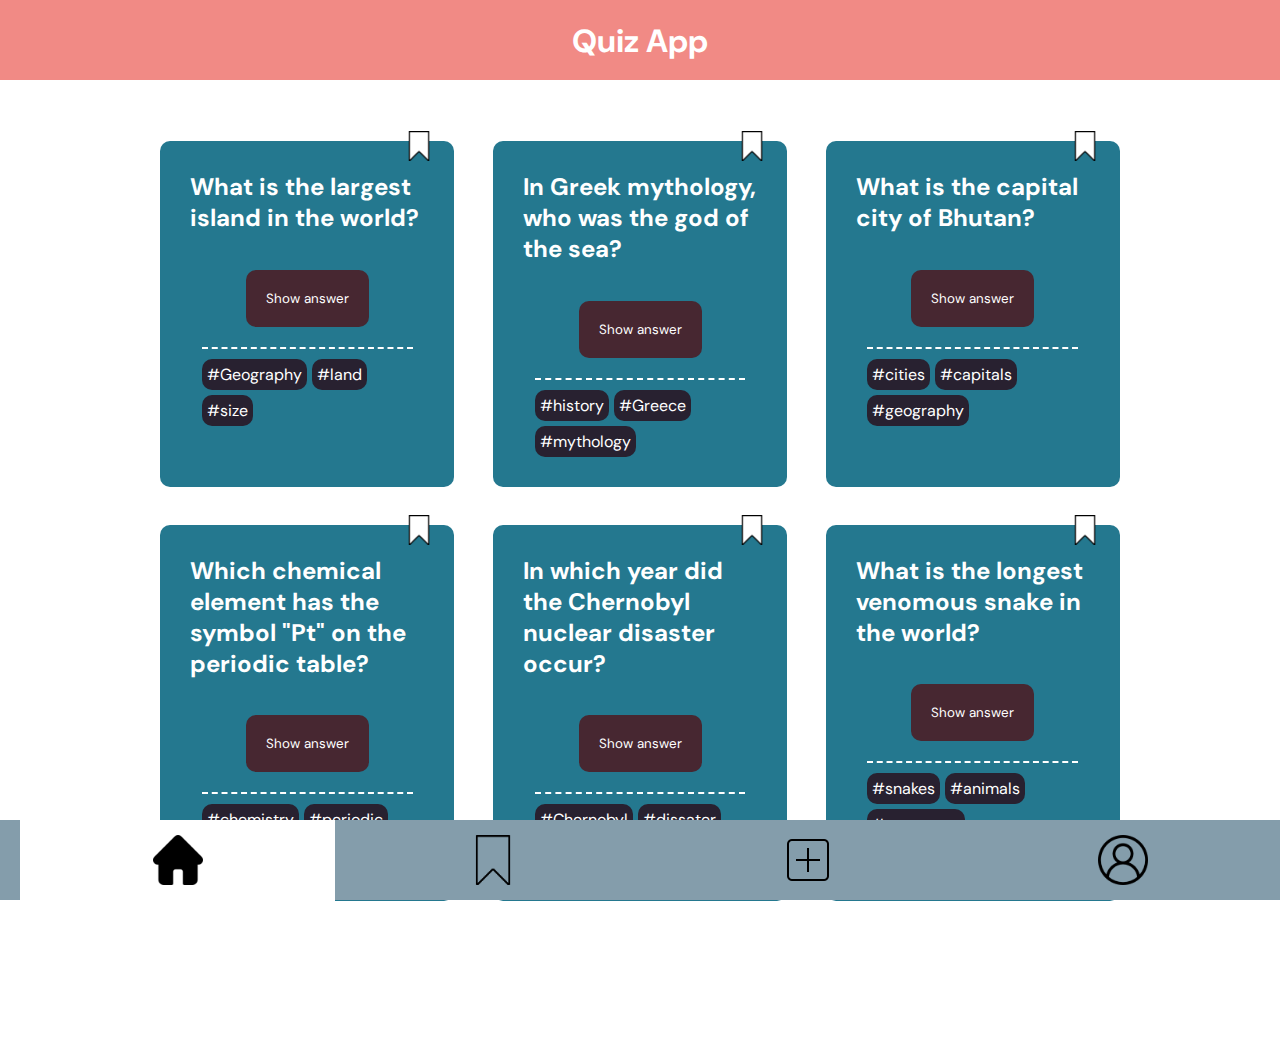
<file: index.html>
<!DOCTYPE html>
<html lang="en">
<head>
	<meta charset="UTF-8">
	<meta name="viewport" content="width=device-width, initial-scale=1.0">
	<title>Home page</title>
	<link rel="preconnect" href="https://fonts.googleapis.com">
<link rel="preconnect" href="https://fonts.gstatic.com" crossorigin>
<link href="https://fonts.googleapis.com/css2?family=DM+Sans:ital,opsz,wght@0,9..40,300;0,9..40,400;0,9..40,700;1,9..40,300;1,9..40,400;1,9..40,700&display=swap" rel="stylesheet">
<link rel="stylesheet" href="./css/style.css">
<script src="./js/index.js" defer></script>
</head>
<body>
	<header class="header"><h1>Quiz App</h1></header>
<main>
	<section class="card"><h2 class="card__heading">What is the largest island in the world?</h2>
		<img src="./img/bookmark.png" class="bmimg" data-js="bookmarkimg">
		<button class="buttons" data-js="button">Show answer</button>
		<p class="hidden_answer" data-js="answer">Greenland</p>
		<div class="dots">
			<span class="tags">#Geography</span> 
			<span class="tags">#land</span>
			<span class="tags">#size</span>
		</div>
		</section>

		<section class="card"><h2 class="card__heading">In Greek mythology, who was the god of the sea?</h2>
			<img src="./img/bookmark.png" class="bmimg" data-js="bookmarkimg">
			<button class="buttons" data-js="button">Show answer</button>
			<p class="hidden_answer" data-js="answer">Poseidon</p>
			<div class="dots">
				<span class="tags">#history</span> 
				<span class="tags">#Greece</span>
				<span class="tags">#mythology</span>
			</div>
			</section>

			<section class="card"><h2 class="card__heading">What is the capital city of Bhutan?</h2>
				<img src="./img/bookmark.png" class="bmimg" data-js="bookmarkimg">
				<button class="buttons" data-js="button">Show answer</button>
				<p class="hidden_answer" data-js="answer">Thimphu</p>
				<div class="dots">
					<span class="tags">#cities</span> 
					<span class="tags">#capitals</span>
					<span class="tags">#geography</span>
				</div>
				</section>

				<section class="card"><h2 class="card__heading">Which chemical element has the symbol "Pt" on the periodic table?</h2>
					<img src="./img/bookmark.png" class="bmimg" data-js="bookmarkimg">
					<button class="buttons" data-js="button">Show answer</button>
					<p class="hidden_answer" data-js="answer">Platinum</p>
					<div class="dots">
						<span class="tags">#chemistry</span> 
						<span class="tags">#periodic</span>
						<span class="tags">#table</span>
					</div>
					</section>
			
					<section class="card"><h2 class="card__heading">In which year did the Chernobyl nuclear disaster occur?</h2>
						<img src="./img/bookmark.png" class="bmimg" data-js="bookmarkimg">
						<button class="buttons" data-js="button">Show answer</button>
						<p class="hidden_answer" data-js="answer">1986</p>
						<div class="dots">
							<span class="tags">#Chernobyl</span> 
							<span class="tags">#dissater</span>
							<span class="tags">#ironcurtain</span>
						</div>
						</section>
			
						<section class="card"><h2 class="card__heading">What is the longest venomous snake in the world?</h2>
							<img src="./img/bookmark.png" class="bmimg" data-js="bookmarkimg">
							<button class="buttons" data-js="button">Show answer</button>
							<p class="hidden_answer" data-js="answer">King Cobra</p>
							<div class="dots">
								<span class="tags">#snakes</span> 
								<span class="tags">#animals</span>
								<span class="tags">#venemous</span>
							</div>
							</section>

</main>
<nav>
	<ul class="navigation">
	<li class="specialnav"><a href="#"><img src="./img/home_filled.png"></a></li>
	<li><a href="bookmarks.html"><img src="./img/bookmark_transparent.png"></a></li>
	<li><a href="form.html"><img src="./img/add.png"></a></li>
	<li><a href="profile.html"><img src="./img/profile.png"></a></li> 
	</ul>
</nav>
</body>
</html>
</file>
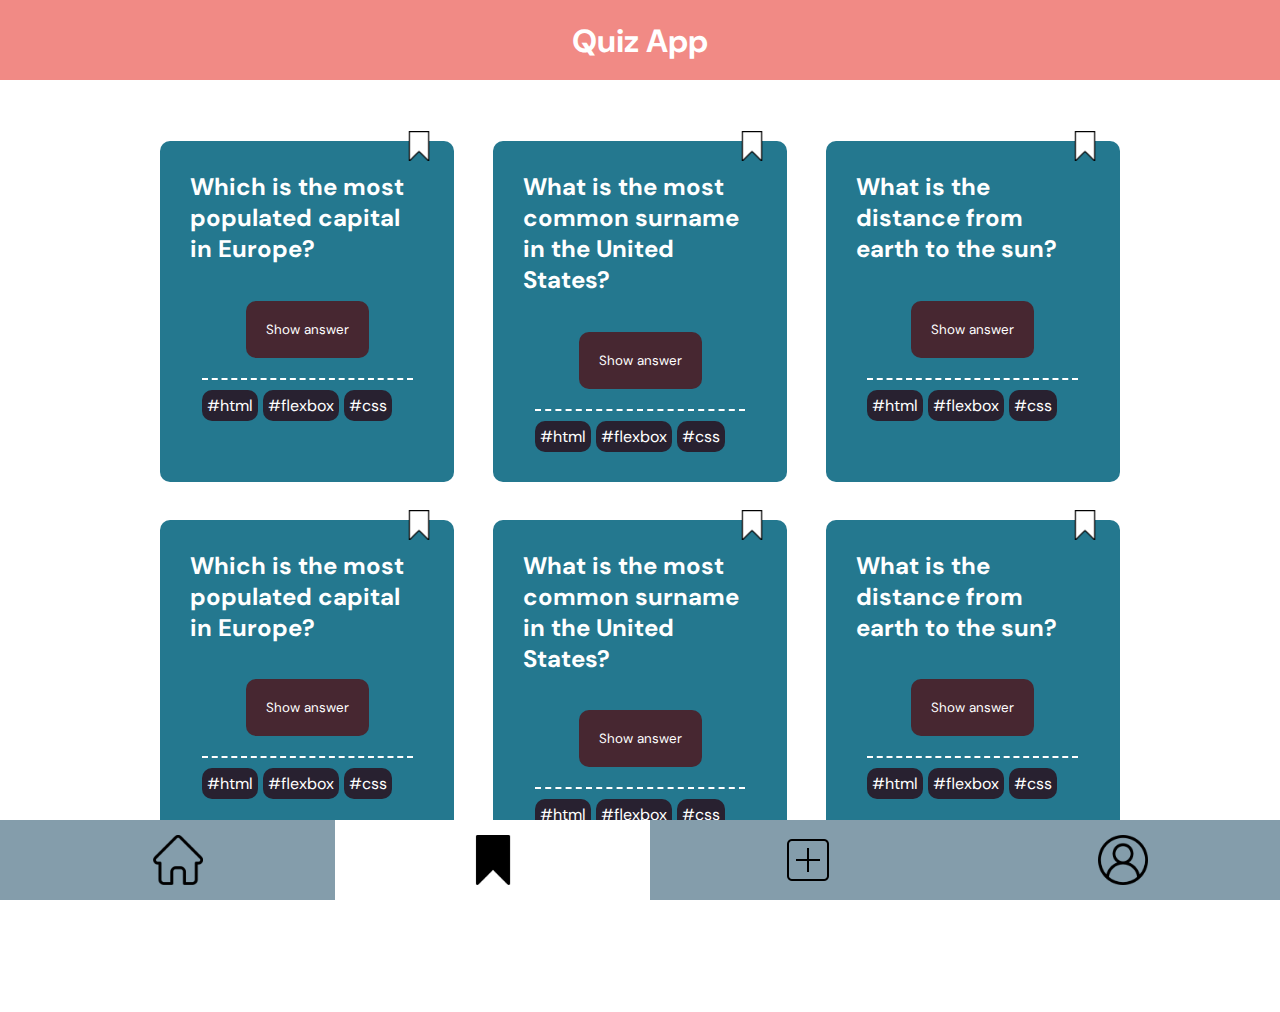
<file: bookmarks.html>
<!DOCTYPE html>
<html lang="en">
<head>
	<meta charset="UTF-8">
	<meta name="viewport" content="width=device-width, initial-scale=1.0">
	<title>Bookmarks page</title>
	<link rel="preconnect" href="https://fonts.googleapis.com">
<link rel="preconnect" href="https://fonts.gstatic.com" crossorigin>
<link href="https://fonts.googleapis.com/css2?family=DM+Sans:ital,opsz,wght@0,9..40,300;0,9..40,400;0,9..40,700;1,9..40,300;1,9..40,400;1,9..40,700&display=swap" rel="stylesheet">
	<link rel="stylesheet" href="./css/style.css">
	<script src="./js/index.js" defer></script>
</head>
<body>
	<header class="header"><h1>Quiz App</h1></header>
<main>
	<section class="card"><h2 class="card__heading">Which is the most populated capital in Europe?</h2>
		<img src="./img/bookmark.png" class="bmimg" data-js="bookmarkimg">
		<button class="buttons" data-js="button">Show answer</button>
		<p class="hidden_answer" data-js="answer">Peterson</p>
		<div class="dots">
			<span class="tags">#html</span> 
			<span class="tags">#flexbox</span>
			<span class="tags">#css</span>
		</div>
		</section>

		<section class="card"><h2 class="card__heading">What is the most common surname in the United States?</h2>
			<img src="./img/bookmark.png" class="bmimg" data-js="bookmarkimg">
			<button class="buttons" data-js="button">Show answer</button>
			<p class="hidden_answer" data-js="answer">Peterson</p>
			<div class="dots">
				<span class="tags">#html</span> 
				<span class="tags">#flexbox</span>
				<span class="tags">#css</span>
			</div>
			</section>

			<section class="card"><h2 class="card__heading">What is the distance from earth to the sun?</h2>
				<img src="./img/bookmark.png" class="bmimg" data-js="bookmarkimg">
				<button class="buttons" data-js="button">Show answer</button>
				<p class="hidden_answer" data-js="answer">Peterson</p>
				<div class="dots">
					<span class="tags">#html</span> 
					<span class="tags">#flexbox</span>
					<span class="tags">#css</span>
				</div>
				</section>

				<section class="card"><h2 class="card__heading">Which is the most populated capital in Europe?</h2>
					<img src="./img/bookmark.png" class="bmimg" data-js="bookmarkimg">
					<button class="buttons" data-js="button">Show answer</button>
					<p class="hidden_answer" data-js="answer">Peterson</p>
					<div class="dots">
						<span class="tags">#html</span> 
						<span class="tags">#flexbox</span>
						<span class="tags">#css</span>
					</div>
					</section>
			
					<section class="card"><h2 class="card__heading">What is the most common surname in the United States?</h2>
						<img src="./img/bookmark.png" class="bmimg" data-js="bookmarkimg">
						<button class="buttons" data-js="button">Show answer</button>
						<p class="hidden_answer" data-js="answer">Peterson</p>
						<div class="dots">
							<span class="tags">#html</span> 
							<span class="tags">#flexbox</span>
							<span class="tags">#css</span>
						</div>
						</section>
			
						<section class="card"><h2 class="card__heading">What is the distance from earth to the sun?</h2>
							<img src="./img/bookmark.png" class="bmimg" data-js="bookmarkimg">
							<button class="buttons" data-js="button">Show answer</button>
							<p class="hidden_answer" data-js="answer">Peterson</p>
							<div class="dots">
								<span class="tags">#html</span> 
								<span class="tags">#flexbox</span>
								<span class="tags">#css</span>
							</div>
							</section>

</main>
<nav>
	<ul class="navigation">
	<li ><a href="index.html"><img src="./img/home.png"></a></li>
	<li class="specialnav"><a href="#"><img src="./img/bookmark_filled.png"></a></li>
	<li><a href="form.html"><img src="./img/add.png"></a></li>
	<li><a href="profile.html"><img src="./img/profile.png"></a></li> 
	</ul>
</nav>
</body>
</html>
</file>
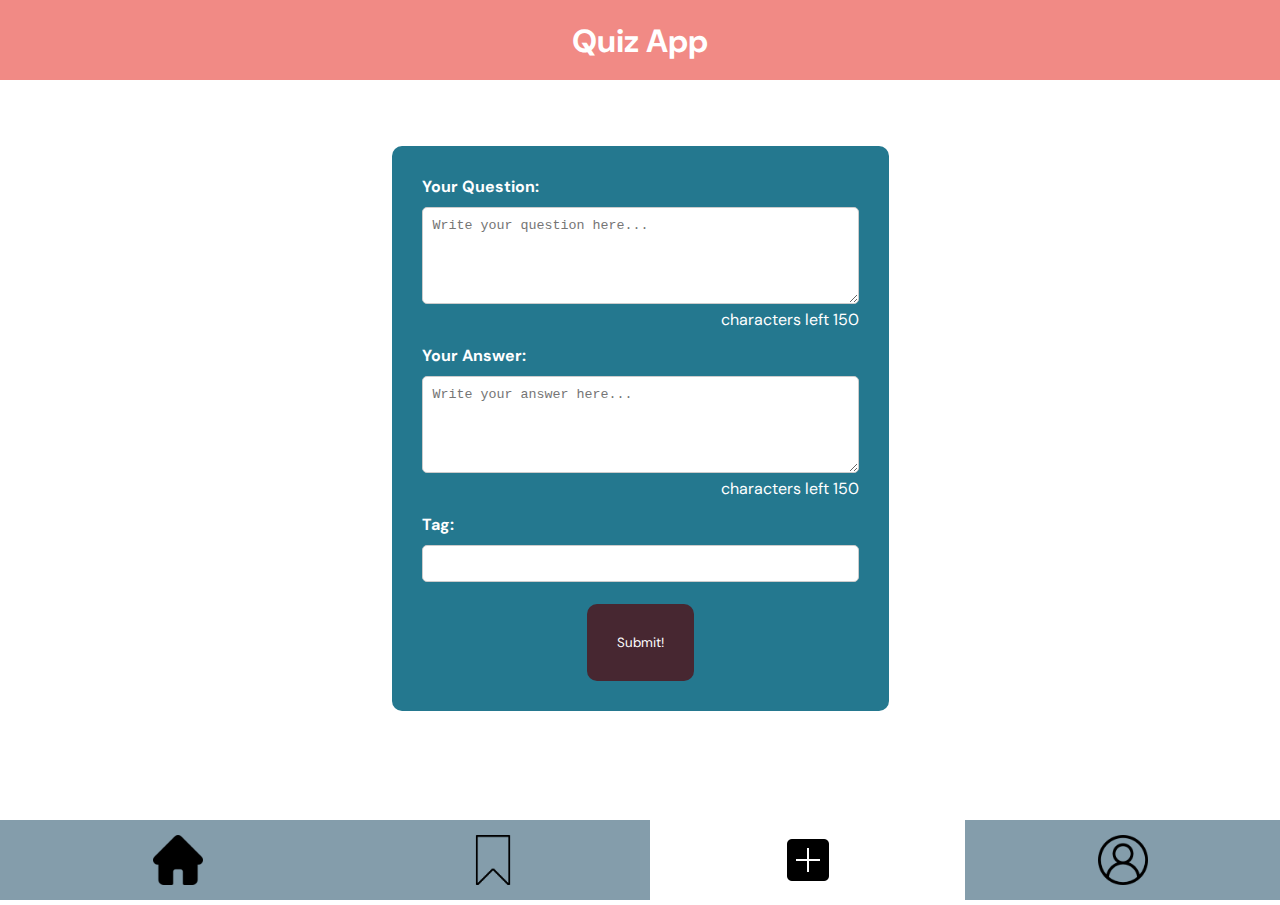
<file: form.html>
<!DOCTYPE html>
<html lang="en">
<head>
	<meta charset="UTF-8">
	<meta name="viewport" content="width=device-width, initial-scale=1.0">
	<title>Home page</title>
	<link rel="preconnect" href="https://fonts.googleapis.com">
<link rel="preconnect" href="https://fonts.gstatic.com" crossorigin>
<link href="https://fonts.googleapis.com/css2?family=DM+Sans:ital,opsz,wght@0,9..40,300;0,9..40,400;0,9..40,700;1,9..40,300;1,9..40,400;1,9..40,700&display=swap" rel="stylesheet">
<link rel="stylesheet" href="./css/form.css">
<script src="./js/form.js" defer></script>
</head>
<body>
	<header class="header"><h1>Quiz App</h1></header>
<main>
	<form class="formstyle" data-js="form">
		<section class="questionStyle">
			<label for="yourQuestion">Your Question:</label>
            <textarea name="yourQuestion" id="yourQuestion" rows="5" cols="50" maxlength="150" placeholder="Write your question here..." data-js="yourquestion"></textarea>
			<p id="leftcharacters" data-js="changetextOne">characters left 150</p>
		</section>
		
		<section class="answerStyle">
		<label for="youranswer">Your Answer:</label>
            <textarea name="yourAnswer" id="yourAnswer" maxlength="150" rows="5" cols="50" placeholder="Write your answer here..." data-js="youranswer"></textarea>
			<p id="leftcharacters" data-js="changetextTwo">characters left 150</p>
		</section>

		<section class="tagStyle">
		<label for="yourTags">Tag:</label>
		<input type="text" name="yourTags" id="yourTags" data-js="yourtags"></section>

		<section class="submit_button"><button type="submit"  data-js="submit-button">Submit!</button></section>
		</form>
<section class="newCardStyle" id="cardsContainer"></section>
</main>
<nav>
	<ul class="navigation">
	<li><a href="index.html"><img src="./img/home_filled.png"></a></li>
	<li><a href="bookmarks.html"><img src="./img/bookmark_transparent.png"></a></li>
	<li class="specialnav"><a href="#"><img src="./img/add_filled.png"></a></li>
	<li><a href="profile.html"><img src="./img/profile.png"></a></li> 
	</ul>
</nav>
</body>
</html>
</file>
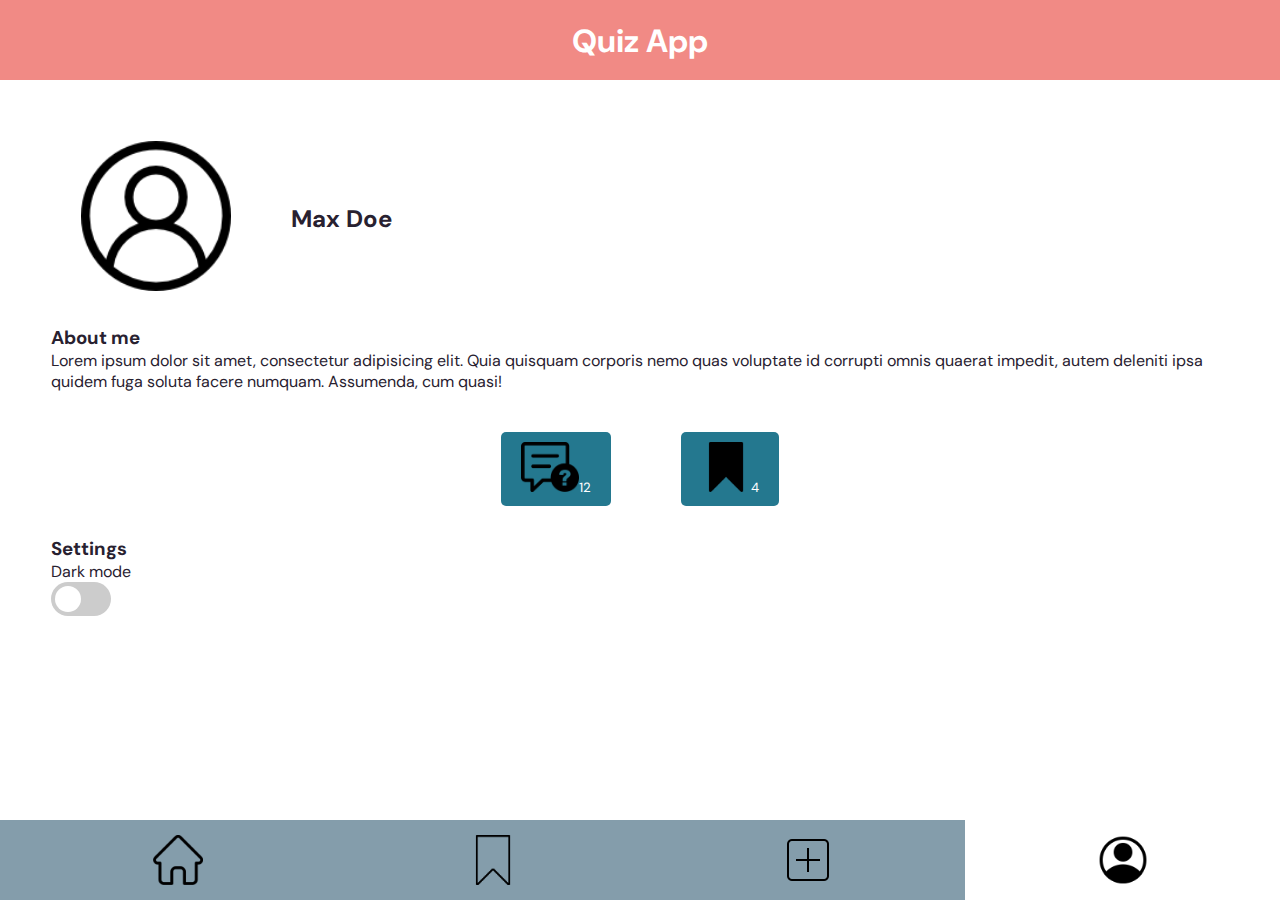
<file: profile.html>
<!DOCTYPE html>
<html lang="en">
<head>
	<meta charset="UTF-8">
	<meta name="viewport" content="width=device-width, initial-scale=1.0">
	<title>Profile page</title>
	<link rel="preconnect" href="https://fonts.googleapis.com">
<link rel="preconnect" href="https://fonts.gstatic.com" crossorigin>
<link href="https://fonts.googleapis.com/css2?family=DM+Sans:ital,opsz,wght@0,9..40,300;0,9..40,400;0,9..40,700;1,9..40,300;1,9..40,400;1,9..40,700&display=swap" rel="stylesheet">
	<link rel="stylesheet" href="./css/style.css">
	<script src="./js/index.js" defer></script>
</head>

<body>
	<header class="header"><h1>Quiz App</h1></header>
<main>
</span>
</label>
<section class="profile-section">
	<section class="profile">
		<picture><img src="./img/profile.png" class="profile_img"></picture>

	
		<p class="profile-info">Max Doe</p>
	</section>

	<section class="about">
			<h3>About me</h3>
			<p>Lorem ipsum dolor sit amet, consectetur adipisicing elit. Quia quisquam corporis nemo quas voluptate id corrupti omnis quaerat impedit, autem deleniti ipsa quidem fuga soluta facere numquam. Assumenda, cum quasi!</p>
	</section>
	<section class="infotable">
		<button><img src="./img/question.png">12</button> 
		<button><img src="./img/bookmark_filled.png">4</button> 
	</section>
				
	<section class="settings">
					<h3>Settings</h3>
					<p class="darkmode">Dark mode</p>
					<label class="switch">
						<input id="darkModeToggle" type="checkbox">
						<span class="slider round"></span>
					  </label>
					
	</section>
</section>
</main>
<nav>
	<ul class="navigation">
	<li><a href="index.html"><img src="./img/home.png"></a></li>
	<li><a href="bookmarks.html"><img src="./img/bookmark_transparent.png"></a></li>
	<li><a href="form.html"><img src="./img/add.png"></a></li>
	<li class="specialnav"><a href="#"><img src="./img/profile_filled.png"></a></li> 
	</ul>
</nav>
</body>
</html>
</file>
<file: css/style.css>
@import "./global.css";
@import "./button.css";
@import "./header.css";
@import "./card.css";
@import "./navigation.css";
@import "./switch.css";
@import "./form.css";

* {
	box-sizing: border-box;
	padding: 0;
	margin: 0;

  }

  body {
	background-color: var(--whitecolor);
	color: var(--greycolor);
  }

main {
	
	margin-top: 90px;
	margin-bottom: 100px;
	padding: 4%;
	display: flex;
	gap: 3vw;
	flex-direction: column;

  }


.profile {
		display: flex;
		align-items: center;
	}
	
.profile_img {

	border-radius: 10px;
	width: 150px; 
	height: auto;
	margin-left: 30px;

	}
	
.profile-info {
	display: flex;
    flex-direction: column;
    justify-content: center;
    margin-left: 60px;
	font-family: 'DM Sans', sans-serif;
	font-size: 24px;
	font-weight: bolder;
}

p {

	font-family: 'DM Sans', sans-serif;
	
}

.infotable {
    display: flex;
    justify-content: center;
	margin-top: 10px;
	gap: 60px;

}

.infotable button {
    padding: 10px 20px;
    margin: 0 5px;
    background-color: var(--darkblue);
    color: #fff;
    border: none;
    border-radius: 5px;
    cursor: pointer;
}

.infotable .icon {
    margin-right: 2px;
}

.profile-section {
	display: flex;
	flex-direction: column;
	gap: 30px;
}

.dark-mode {

	display: inline;
	margin-right: 120px;
	background-color: var(--grey); 
	color: #ffffff; 

}



:root {
	--whitecolor: #ffffff;
	--pinkcolor: #F18A85; 
	--darkblue: #24788F;
	--greycolor: #282130;
	--grey: rgb(121, 121, 121); 
}

@media(min-width: 900px) {
main {
	display: flex;
	flex-direction: row;
	flex-wrap: wrap;
	justify-content: center;
}
}
</file>
<file: css/form.css>
@import "./global.css";
@import "./button.css";
@import "./header.css";
@import "./card.css";
@import "./navigation.css";
@import "./switch.css";

* {
	box-sizing: border-box;
	padding: 0;
	margin: 0;

  }

  body {
	background-color: var(--whitecolor);
	color: var(--greycolor);
  }

main {
	
	margin-top: 90px;
	margin-bottom: 100px;
	padding: 4%;
	display: flex;
	gap: 3vw;
	flex-direction: column;

  }


.profile {
		display: flex;
		align-items: center;
	}
	
.profile_img {

	border-radius: 10px;
	width: 150px; 
	height: auto;
	margin-left: 30px;

	}
	
.profile-info {
	display: flex;
    flex-direction: column;
    justify-content: center;
    margin-left: 60px;
	font-family: 'DM Sans', sans-serif;
	font-size: 24px;
	font-weight: bolder;
}

p {

	font-family: 'DM Sans', sans-serif;
	
}

.infotable {
    display: flex;
    justify-content: center;
	margin-top: 10px;
	gap: 60px;

}

.infotable button {
    padding: 10px 20px;
    margin: 0 5px;
    background-color: var(--darkblue);
    color: #fff;
    border: none;
    border-radius: 5px;
    cursor: pointer;
}

.infotable .icon {
    margin-right: 2px;
}

.profile-section {
	display: flex;
	flex-direction: column;
	gap: 30px;
}

.dark-mode {

	display: inline;
	margin-right: 120px;
	background-color: var(--grey); 
	color: #ffffff; 

}



.formstyle {
	
	margin: 5px auto;
    max-width: 600px;
	background-color: var(--darkblue);
	color: var(--whitecolor);
	border-radius: 10px;
	padding: 30px;
	align-self: center;
	font-family: 'DM Sans', sans-serif;
	display: flex;
	flex-direction: column;
	
  }

button {
	margin-top: 0.4rem;
	background-color: var(--darkcolor);
	color: var(--whitecolor);
	padding: 30px;
	border-radius: 10px;
	border: none;
	font-family: 'DM Sans', sans-serif;

  }

.submit_button {
	align-self: center;
}

button:hover {
	background-color: var(--darklightcolor);
	transition: opacity 500ms ease-in-out, background-color 500ms ease-in-out;
  }

.questionStyle,
.answerStyle,
.tagStyle {
	  margin-bottom: 15px;
  }

label {
    display: block;
    font-weight: bold;
}

textarea,
input[type="text"] {
    width: 100%;
    padding: 10px;
	margin-top: 10px;
    border: 1px solid #ccc;
    border-radius: 5px;
    box-sizing: border-box;
}

textarea {
    resize: vertical; 
}

#leftcharacters {
    font-size: 16px;
    color: var(--whitecolor);
	text-align: right;
}

.newCardStyle {
	position: relative;
	flex-direction: column;
	display: flex;
	gap: 20px; 
	flex-wrap: wrap;
	align-items: center;
}

:root {
	--whitecolor: #ffffff;
	--pinkcolor: #F18A85; 
	--darkblue: #24788F;
	--greycolor: #282130;
	--darkcolor: #472731;
	--grey: rgb(121, 121, 121); 
}
</file>
